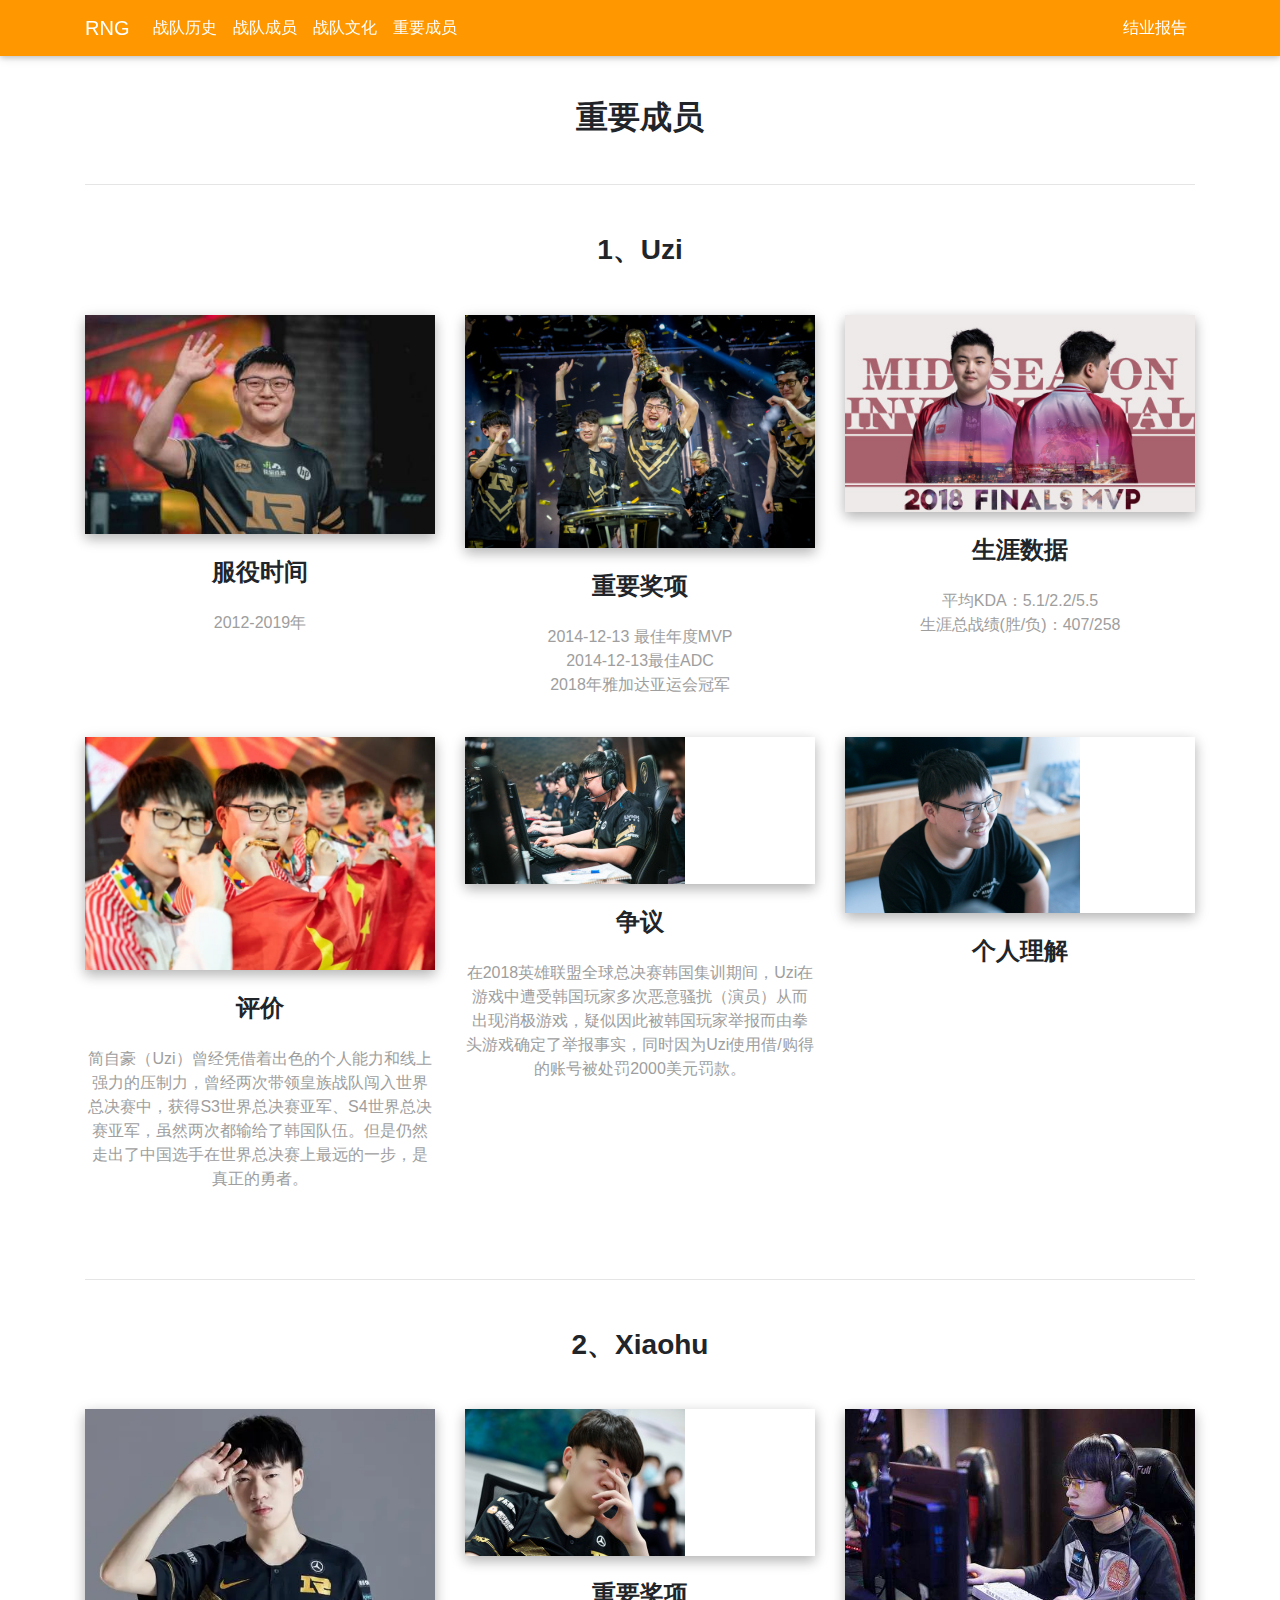
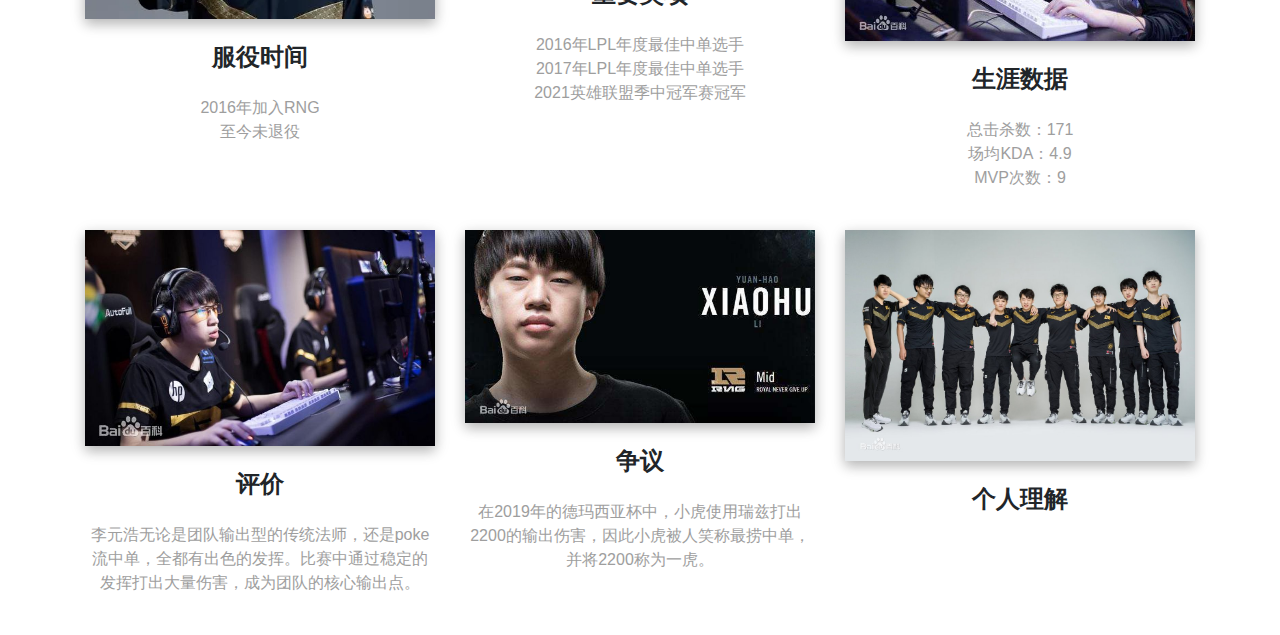
<file: fifth.html>
<!DOCTYPE html>
<html>

<head>
    <meta charset="UTF-8">
    <meta name="viewport" content="width=device-width, initial-scale=1, shrink-to-fit=no">
    <meta http-equiv="x-ua-compatible" content="ie=edge">
    <title>重要成员</title>
    <!-- MDB icon -->
    <link rel="icon" href="img/mdb-favicon.ico" type="image/x-icon">
    <!-- Font Awesome -->
    <link rel="stylesheet" href="https://use.fontawesome.com/releases/v5.11.2/css/all.css">
    <!-- Bootstrap core CSS -->
    <link rel="stylesheet" href="css/bootstrap.min.css">
    <!-- Material Design Bootstrap -->
    <link rel="stylesheet" href="css/mdb.min.css">
</head>

<body>
    <!--Main Navigation-->
    <header>
        <!--Navbar-->
        <nav class="navbar navbar-expand-lg navbar-dark orange fixed-top">

            <div class="container">

                <!-- Navbar brand -->
                <a class="navbar-brand" href="./index.html">RNG</a>

                <!-- Collapse button -->
                <button class="navbar-toggler" type="button" data-toggle="collapse" data-target="#basicExampleNav"
                    aria-controls="basicExampleNav" aria-expanded="false" aria-label="Toggle navigation">
                    <span class="navbar-toggler-icon"></span>
                </button>

                <!-- Collapsible content -->
                <div class="collapse navbar-collapse" id="basicExampleNav">

                    <!-- Links -->
                    <ul class="navbar-nav mr-auto smooth-scroll">
                        <li class="nav-item">
                            <a class="nav-link" href="./second.html">战队历史</a>
                        </li>
                        <li class="nav-item">
                            <a class="nav-link" href="./third.html">战队成员</a>
                        </li>
                        <li class="nav-item">
                            <a class="nav-link" href="./fourth.html">战队文化</a>
                        </li>
                        <li class="nav-item">
                            <a class="nav-link" href="./fifth.html">重要成员</a>
                        </li>
                    </ul>
                    <!-- Links -->
                </div>
                <ul class="navbar-nav nav-flex-icons">
                    <li class="nav-item">
                      <a class="nav-link" href="https://blog.csdn.net/mike6453/article/details/118075742" target="_blank">结业报告</a>
                    </li>
                </ul>
                <!-- Collapsible content -->

            </div>

        </nav>
        <!--/.Navbar-->
    </header>
    <!--Main Navigation-->

    <!--Main layout-->
    <main class="mt-5">

        <div class="container">

            <h2 class="mb-5 font-weight-bold text-center" style="padding-top: 50px;">重要成员</h2>
            <hr class="my-5">

            <!--Section: Examples-->
            <section id="examples" class="text-center">

                <!-- heading -->
                <h3 class="mb-5 font-weight-bold">1、Uzi</h3>

                <!--Grid row-->
                <div class="row">

                    <!--Grid column-->
                    <div class="col-lg-4 col-md-12 mb-4">

                        <div class="view overlay z-depth-1-half">
                            <img src="./img/Uzi1.jpg" class="img-fluid">
                            <a href="#!">
                                <div class="mask rgba-white-slight"></div>
                            </a>
                        </div>

                        <h4 class="my-4 font-weight-bold">服役时间</h4>
                        <p class="grey-text">2012-2019年</p>

                    </div>
                    <!--Grid column-->

                    <!--Grid column-->
                    <div class="col-lg-4 col-md-6 mb-4">

                        <div class="view overlay z-depth-1-half">
                            <img src="./img/Uzi2.jpg" class="img-fluid">
                            <a href="#!">
                                <div class="mask rgba-white-slight"></div>
                            </a>
                        </div>

                        <h4 class="my-4 font-weight-bold">重要奖项</h4>
                        <p class="grey-text">
                            2014-12-13 最佳年度MVP<br />
                            2014-12-13最佳ADC<br />
                            2018年雅加达亚运会冠军<br />
                        </p>

                    </div>
                    <!--Grid column-->

                    <!--Grid column-->
                    <div class="col-lg-4 col-md-6 mb-4">

                        <div class="view overlay z-depth-1-half">
                            <img src="./img/Uzi3.jpg" class="img-fluid">
                            <a href="#!">
                                <div class="mask rgba-white-slight"></div>
                            </a>
                        </div>

                        <h4 class="my-4 font-weight-bold">生涯数据</h4>
                        <p class="grey-text">
                            平均KDA：5.1/2.2/5.5<br />
                            生涯总战绩(胜/负)：407/258<br />
                        </p>

                    </div>
                    <!--Grid column-->

                </div>
                <!--Grid row-->

                <!--Grid row-->
                <div class="row">

                    <!--Grid column-->
                    <div class="col-lg-4 col-md-12 mb-4">

                        <div class="view overlay z-depth-1-half">
                            <img src="./img/Uzi4.jpg" class="img-fluid">
                            <a href="#!">
                                <div class="mask rgba-white-slight"></div>
                            </a>
                        </div>

                        <h4 class="my-4 font-weight-bold">评价</h4>
                        <p class="grey-text">
                            简自豪（Uzi）曾经凭借着出色的个人能力和线上强力的压制力，曾经两次带领皇族战队闯入世界总决赛中，获得S3世界总决赛亚军、S4世界总决赛亚军，虽然两次都输给了韩国队伍。但是仍然走出了中国选手在世界总决赛上最远的一步，是真正的勇者。
                        </p>

                    </div>
                    <!--Grid column-->

                    <!--Grid column-->
                    <div class="col-lg-4 col-md-6 mb-4">

                        <div class="view overlay z-depth-1-half">
                            <img src="./img/Uzi5.jpg" class="img-fluid">
                            <a href="#!">
                                <div class="mask rgba-white-slight"></div>
                            </a>
                        </div>

                        <h4 class="my-4 font-weight-bold">争议</h4>
                        <p class="grey-text">
                            在2018英雄联盟全球总决赛韩国集训期间，Uzi在游戏中遭受韩国玩家多次恶意骚扰（演员）从而出现消极游戏，疑似因此被韩国玩家举报而由拳头游戏确定了举报事实，同时因为Uzi使用借/购得的账号被处罚2000美元罚款。
                        </p>

                    </div>
                    <!--Grid column-->

                    <!--Grid column-->
                    <div class="col-lg-4 col-md-6 mb-4">

                        <div class="view overlay z-depth-1-half">
                            <img src="./img/Uzi6.jpg" class="img-fluid">
                            <a href="#!">
                                <div class="mask rgba-white-slight"></div>
                            </a>
                        </div>

                        <h4 class="my-4 font-weight-bold">个人理解</h4>
                        <p class="grey-text"></p>

                    </div>
                    <!--Grid column-->

                </div>
                <!--Grid row-->

            </section>
            <!--Section: Examples-->

            <hr class="my-5">

            <!--Section: Examples1-->
            <section id="examples" class="text-center">

                <!-- heading -->
                <h3 class="mb-5 font-weight-bold">2、Xiaohu</h3>

                <!--Grid row-->
                <div class="row">

                    <!--Grid column-->
                    <div class="col-lg-4 col-md-12 mb-4">

                        <div class="view overlay z-depth-1-half">
                            <img src="./img/小虎.jpg" class="img-fluid">
                            <a href="#!">
                                <div class="mask rgba-white-slight"></div>
                            </a>
                        </div>

                        <h4 class="my-4 font-weight-bold">服役时间</h4>
                        <p class="grey-text">
                            2016年加入RNG<br />
                            至今未退役
                        </p>

                    </div>
                    <!--Grid column-->

                    <!--Grid column-->
                    <div class="col-lg-4 col-md-6 mb-4">

                        <div class="view overlay z-depth-1-half">
                            <img src="./img/小虎1.jpg" class="img-fluid">
                            <a href="#!">
                                <div class="mask rgba-white-slight"></div>
                            </a>
                        </div>

                        <h4 class="my-4 font-weight-bold">重要奖项</h4>
                        <p class="grey-text">
                            2016年LPL年度最佳中单选手<br />
                            2017年LPL年度最佳中单选手<br />
                            2021英雄联盟季中冠军赛冠军
                        </p>

                    </div>
                    <!--Grid column-->

                    <!--Grid column-->
                    <div class="col-lg-4 col-md-6 mb-4">

                        <div class="view overlay z-depth-1-half">
                            <img src="./img/小虎2.jpg" class="img-fluid">
                            <a href="#!">
                                <div class="mask rgba-white-slight"></div>
                            </a>
                        </div>

                        <h4 class="my-4 font-weight-bold">生涯数据</h4>
                        <p class="grey-text">
                            总击杀数：171<br />
                            场均KDA：4.9<br />
                            MVP次数：9
                        </p>

                    </div>
                    <!--Grid column-->

                </div>
                <!--Grid row-->

                <!--Grid row-->
                <div class="row">

                    <!--Grid column-->
                    <div class="col-lg-4 col-md-12 mb-4">

                        <div class="view overlay z-depth-1-half">
                            <img src="./img/小虎3.jpg" class="img-fluid">
                            <a href="#!">
                                <div class="mask rgba-white-slight"></div>
                            </a>
                        </div>

                        <h4 class="my-4 font-weight-bold">评价</h4>
                        <p class="grey-text">李元浩无论是团队输出型的传统法师，还是poke流中单，全都有出色的发挥。比赛中通过稳定的发挥打出大量伤害，成为团队的核心输出点。</p>

                    </div>
                    <!--Grid column-->

                    <!--Grid column-->
                    <div class="col-lg-4 col-md-6 mb-4">

                        <div class="view overlay z-depth-1-half">
                            <img src="./img/小虎4.jpg" class="img-fluid">
                            <a href="#!">
                                <div class="mask rgba-white-slight"></div>
                            </a>
                        </div>

                        <h4 class="my-4 font-weight-bold">争议</h4>
                        <p class="grey-text">在2019年的德玛西亚杯中，小虎使用瑞兹打出2200的输出伤害，因此小虎被人笑称最捞中单，并将2200称为一虎。</p>

                    </div>
                    <!--Grid column-->

                    <!--Grid column-->
                    <div class="col-lg-4 col-md-6 mb-4">

                        <div class="view overlay z-depth-1-half">
                            <img src="./img/小虎5.jpg" class="img-fluid">
                            <a href="#!">
                                <div class="mask rgba-white-slight"></div>
                            </a>
                        </div>

                        <h4 class="my-4 font-weight-bold">个人理解</h4>
                        <p class="grey-text">

                        </p>

                    </div>
                    <!--Grid column-->

                </div>
                <!--Grid row-->

            </section>
            <!--Section: Examples1-->
        </div>
    </main>
    <!--Main layout-->
</body>
<!-- jQuery -->
<script type="text/javascript" src="js/jquery.min.js"></script>
<!-- Bootstrap tooltips -->
<script type="text/javascript" src="js/popper.min.js"></script>
<!-- Bootstrap core JavaScript -->
<script type="text/javascript" src="js/bootstrap.min.js"></script>

</html>
</file>
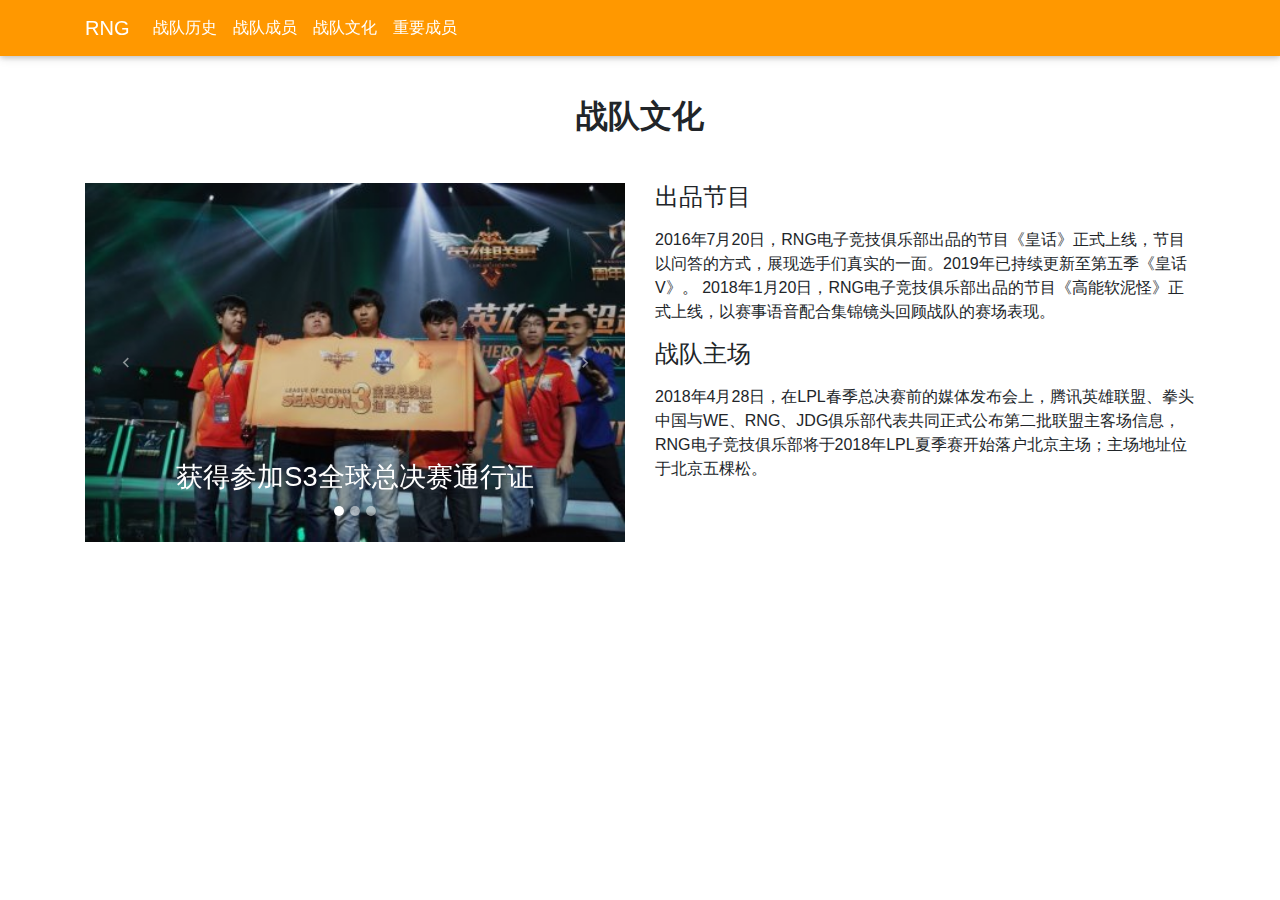
<file: fourth.html>
<!DOCTYPE html>
<html>

<head>
    <meta charset="UTF-8">
    <meta name="viewport" content="width=device-width, initial-scale=1, shrink-to-fit=no">
    <meta http-equiv="x-ua-compatible" content="ie=edge">
    <title>战队文化</title>
    <!-- MDB icon -->
    <link rel="icon" href="img/mdb-favicon.ico" type="image/x-icon">
    <!-- Font Awesome -->
    <link rel="stylesheet" href="https://use.fontawesome.com/releases/v5.11.2/css/all.css">
    <!-- Bootstrap core CSS -->
    <link rel="stylesheet" href="css/bootstrap.min.css">
    <!-- Material Design Bootstrap -->
    <link rel="stylesheet" href="css/mdb.min.css">
    <!-- Your custom styles (optional) -->
</head>

<body>
    <!--Main Navigation-->
    <header>
        <!--Navbar-->
        <nav class="navbar navbar-expand-lg navbar-dark orange fixed-top">

            <div class="container">

                <!-- Navbar brand -->
                <a class="navbar-brand" href="./index.html">RNG</a>

                <!-- Collapse button -->
                <button class="navbar-toggler" type="button" data-toggle="collapse" data-target="#basicExampleNav"
                    aria-controls="basicExampleNav" aria-expanded="false" aria-label="Toggle navigation">
                    <span class="navbar-toggler-icon"></span>
                </button>

                <!-- Collapsible content -->
                <div class="collapse navbar-collapse" id="basicExampleNav">

                    <!-- Links -->
                    <ul class="navbar-nav mr-auto smooth-scroll">
                        <li class="nav-item">
                            <a class="nav-link" href="./second.html">战队历史</a>
                        </li>
                        <li class="nav-item">
                            <a class="nav-link" href="./third.html">战队成员</a>
                        </li>
                        <li class="nav-item">
                            <a class="nav-link" href="./fourth.html">战队文化</a>
                        </li>
                        <li class="nav-item">
                            <a class="nav-link" href="./fifth.html">重要成员</a>
                        </li>
                    </ul>
                    <!-- Links -->
                </div>
                <!-- Collapsible content -->

            </div>

        </nav>
        <!--/.Navbar-->

    </header>
    <!--Main Navigation-->

    <hr class="my-5">

    <!--Section: Gallery-->
    <section id="gallery">
        <div class="container">
            <!-- Heading -->
            <h2 class="mb-5 font-weight-bold text-center">战队文化</h2>

            <!--Grid row-->
            <div class="row">

                <!--Grid column-->
                <div class="col-md-6 mb-4">

                    <!--Carousel Wrapper-->
                    <div id="carousel-example-2" class="carousel slide carousel-fade" data-ride="carousel">
                        <!--Indicators-->
                        <ol class="carousel-indicators">
                            <li data-target="#carousel-example-2" data-slide-to="0" class="active"></li>
                            <li data-target="#carousel-example-2" data-slide-to="1"></li>
                            <li data-target="#carousel-example-2" data-slide-to="2"></li>
                        </ol>
                        <!--/.Indicators-->
                        <!--Slides-->
                        <div class="carousel-inner" role="listbox">
                            <div class="carousel-item active">
                                <div class="view">
                                    <img class="d-block w-100" src="./img/获得参加S3全球总决赛通行证.jpg" alt="First slide">
                                    <div class="mask rgba-black-slight"></div>
                                </div>
                                <div class="carousel-caption">
                                    <h3 class="h3-responsive">获得参加S3全球总决赛通行证</h3>
                                </div>
                            </div>
                            <div class="carousel-item">
                                <!--Mask color-->
                                <div class="view">
                                    <img class="d-block w-100" src="./img/夺得第一个LPL联赛冠军.png" alt="Second slide">
                                    <div class="mask rgba-black-slight"></div>
                                </div>
                                <div class="carousel-caption">
                                    <h3 class="h3-responsive">夺得第一个LPL联赛冠军</h3>
                                </div>
                            </div>
                            <div class="carousel-item">
                                <!--Mask color-->
                                <div class="view">
                                    <img class="d-block w-100" src="./img/季中赛夺冠.jpg" alt="Third slide">
                                    <div class="mask rgba-black-slight"></div>
                                </div>
                                <div class="carousel-caption">
                                    <h3 class="h3-responsive">季中赛夺冠</h3>
                                </div>
                            </div>
                        </div>
                        <!--/.Slides-->
                        <!--Controls-->
                        <a class="carousel-control-prev" href="#carousel-example-2" role="button" data-slide="prev">
                            <span class="carousel-control-prev-icon" aria-hidden="true"></span>
                            <span class="sr-only">Previous</span>
                        </a>
                        <a class="carousel-control-next" href="#carousel-example-2" role="button" data-slide="next">
                            <span class="carousel-control-next-icon" aria-hidden="true"></span>
                            <span class="sr-only">Next</span>
                        </a>
                        <!--/.Controls-->
                    </div>
                    <!--/.Carousel Wrapper-->

                </div>
                <!--Grid column-->

                <!--Grid column-->
                <div class="col-md-6">

                    <!--Excerpt-->
                    <h4 class="mb-3"><strong>出品节目</strong></h4>
                    <p>2016年7月20日，RNG电子竞技俱乐部出品的节目《皇话》正式上线，节目以问答的方式，展现选手们真实的一面。2019年已持续更新至第五季《皇话V》。
                        <pr />
                        2018年1月20日，RNG电子竞技俱乐部出品的节目《高能软泥怪》正式上线，以赛事语音配合集锦镜头回顾战队的赛场表现。
                    </p>
                    <h4 class="mb-3"><strong>战队主场</strong></h4>
                    <p>2018年4月28日，在LPL春季总决赛前的媒体发布会上，腾讯英雄联盟、拳头中国与WE、RNG、JDG俱乐部代表共同正式公布第二批联盟主客场信息，RNG电子竞技俱乐部将于2018年LPL夏季赛开始落户北京主场；主场地址位于北京五棵松。
                    </p>

                </div>
                <!--Grid column-->

            </div>
            <!--Grid row-->
        </div>
    </section>

    <!--Section: Gallery-->


</body>
  <!-- jQuery -->
  <script type="text/javascript" src="js/jquery.min.js"></script>
  <!-- Bootstrap tooltips -->
  <script type="text/javascript" src="js/popper.min.js"></script>
  <!-- Bootstrap core JavaScript -->
  <script type="text/javascript" src="js/bootstrap.min.js"></script>
</html>
</file>
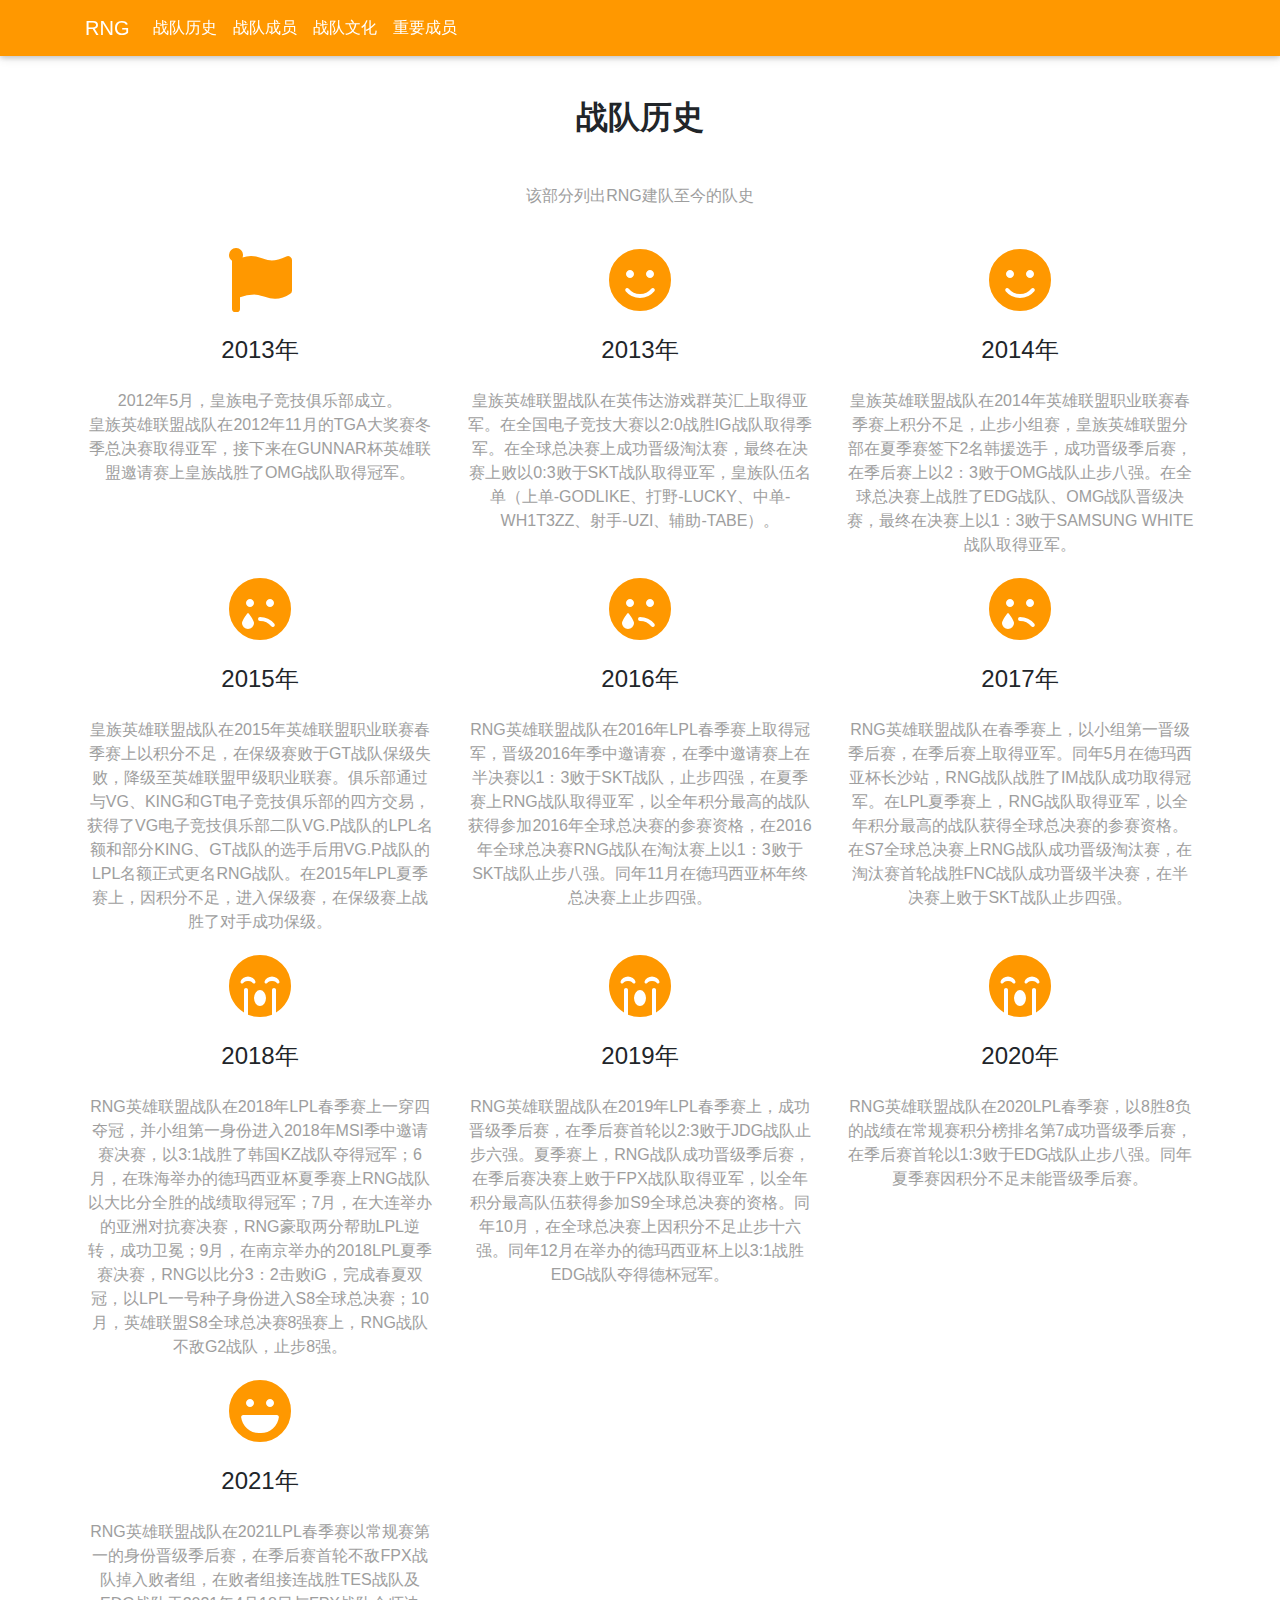
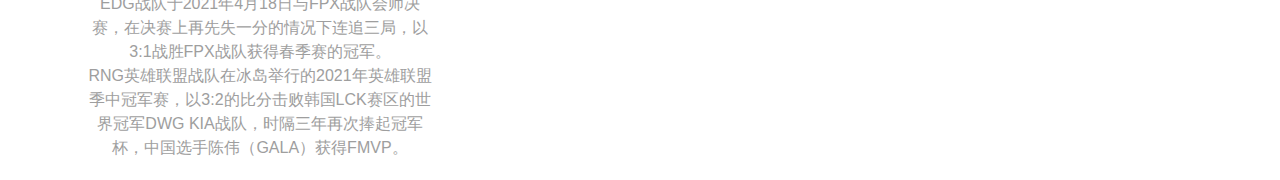
<file: second.html>
<!DOCTYPE html>
<html>

<head>
  <meta charset="UTF-8">
  <meta name="viewport" content="width=device-width, initial-scale=1, shrink-to-fit=no">
  <meta http-equiv="x-ua-compatible" content="ie=edge">
  <title>战队历史</title>
  <!-- MDB icon -->
  <link rel="icon" href="img/mdb-favicon.ico" type="image/x-icon">
  <!-- Font Awesome -->
  <link rel="stylesheet" href="https://use.fontawesome.com/releases/v5.11.2/css/all.css">
  <!-- Bootstrap core CSS -->
  <link rel="stylesheet" href="css/bootstrap.min.css">
  <!-- Material Design Bootstrap -->
  <link rel="stylesheet" href="css/mdb.min.css">
  <!-- Your custom styles (optional) -->
  <!-- <link rel="stylesheet" href="css/style.css"> -->
</head>

<body>
  <!--Main Navigation-->
  <header>
    <!--Navbar-->
    <nav class="navbar navbar-expand-lg navbar-dark orange fixed-top">

      <div class="container">

        <!-- Navbar brand -->
        <a class="navbar-brand" href="./index.html">RNG</a>

        <!-- Collapse button -->
        <button class="navbar-toggler" type="button" data-toggle="collapse" data-target="#basicExampleNav"
          aria-controls="basicExampleNav" aria-expanded="false" aria-label="Toggle navigation">
          <span class="navbar-toggler-icon"></span>
        </button>

        <!-- Collapsible content -->
        <div class="collapse navbar-collapse" id="basicExampleNav">

          <!-- Links -->
          <ul class="navbar-nav mr-auto smooth-scroll">
            <li class="nav-item">
              <a class="nav-link" href="./second.html">战队历史</a>
            </li>
            <li class="nav-item">
              <a class="nav-link" href="./third.html">战队成员</a>
            </li>
            <li class="nav-item">
              <a class="nav-link" href="./fourth.html">战队文化</a>
            </li>
            <li class="nav-item">
              <a class="nav-link" href="./fifth.html">重要成员</a>
            </li>
          </ul>
          <!-- Links -->
        </div>
        <!-- Collapsible content -->

      </div>

    </nav>
    <!--/.Navbar-->
  </header>
  <!--Main Navigation-->

  <!--Main layout-->
  <main class="mt-5">
    <div class="container">

      <!--Section: Best Features-->
      <section id="best-features" class="text-center">

        <!-- Heading -->
        <h2 class="mb-5 font-weight-bold" style="padding-top: 50px;">战队历史</h2>

        <!--Grid row-->
        <div class="row d-flex justify-content-center mb-4">

          <!--Grid column-->
          <div class="col-md-8">

            <!-- Description -->
            <p class="grey-text">该部分列出RNG建队至今的队史</p>

          </div>
          <!--Grid column-->

        </div>
        <!--Grid row-->

        <!--Grid row-->
        <div class="row">

          <!--Grid column-->
          <div class="col-md-4 mb-1">
            <i class="fas fa-flag fa-4x orange-text"></i>
            <h4 class="my-4">2013年</h4>
            <p class="grey-text">2012年5月，皇族电子竞技俱乐部成立。<br/>皇族英雄联盟战队在2012年11月的TGA大奖赛冬季总决赛取得亚军，接下来在GUNNAR杯英雄联盟邀请赛上皇族战胜了OMG战队取得冠军。</p>
          </div>
          <!--Grid column-->

          <!--Grid column-->
          <div class="col-md-4 mb-1">
            <i class="fas fa-smile fa-4x orange-text"></i>
            <h4 class="my-4">2013年</h4>
            <p class="grey-text">皇族英雄联盟战队在英伟达游戏群英汇上取得亚军。在全国电子竞技大赛以2:0战胜IG战队取得季军。在全球总决赛上成功晋级淘汰赛，最终在决赛上败以0:3败于SKT战队取得亚军，皇族队伍名单（上单-GODLIKE、打野-LUCKY、中单-WH1T3ZZ、射手-UZI、辅助-TABE）。</p>
          </div>
          <!--Grid column-->

          <!--Grid column-->
          <div class="col-md-4 mb-1">
            <i class="fas fa-smile fa-4x orange-text"></i>
            <h4 class="my-4">2014年</h4>
            <p class="grey-text">皇族英雄联盟战队在2014年英雄联盟职业联赛春季赛上积分不足，止步小组赛，皇族英雄联盟分部在夏季赛签下2名韩援选手，成功晋级季后赛，在季后赛上以2：3败于OMG战队止步八强。在全球总决赛上战胜了EDG战队、OMG战队晋级决赛，最终在决赛上以1：3败于SAMSUNG WHITE战队取得亚军。</p>
          </div>
          <!--Grid column-->

        </div>
        <!--Grid row-->
        <div class="row">

            <!--Grid column-->
            <div class="col-md-4 mb-1">
              <i class="fas fa-sad-tear fa-4x orange-text"></i>
              <h4 class="my-4">2015年</h4>
              <p class="grey-text">皇族英雄联盟战队在2015年英雄联盟职业联赛春季赛上以积分不足，在保级赛败于GT战队保级失败，降级至英雄联盟甲级职业联赛。俱乐部通过与VG、KING和GT电子竞技俱乐部的四方交易，获得了VG电子竞技俱乐部二队VG.P战队的LPL名额和部分KING、GT战队的选手后用VG.P战队的LPL名额正式更名RNG战队。在2015年LPL夏季赛上，因积分不足，进入保级赛，在保级赛上战胜了对手成功保级。</p>
              </div>
            <!--Grid column-->
  
            <!--Grid column-->
            <div class="col-md-4 mb-1">
              <i class="fas fa-sad-tear fa-4x orange-text"></i>
              <h4 class="my-4">2016年</h4>
              <p class="grey-text">RNG英雄联盟战队在2016年LPL春季赛上取得冠军，晋级2016年季中邀请赛，在季中邀请赛上在半决赛以1：3败于SKT战队，止步四强，在夏季赛上RNG战队取得亚军，以全年积分最高的战队获得参加2016年全球总决赛的参赛资格，在2016年全球总决赛RNG战队在淘汰赛上以1：3败于SKT战队止步八强。同年11月在德玛西亚杯年终总决赛上止步四强。</p>
            </div>
            <!--Grid column-->
  
            <!--Grid column-->
            <div class="col-md-4 mb-1">
              <i class="fas fa-sad-tear fa-4x orange-text"></i>
              <h4 class="my-4">2017年</h4>
              <p class="grey-text">RNG英雄联盟战队在春季赛上，以小组第一晋级季后赛，在季后赛上取得亚军。同年5月在德玛西亚杯长沙站，RNG战队战胜了IM战队成功取得冠军。在LPL夏季赛上，RNG战队取得亚军，以全年积分最高的战队获得全球总决赛的参赛资格。在S7全球总决赛上RNG战队成功晋级淘汰赛，在淘汰赛首轮战胜FNC战队成功晋级半决赛，在半决赛上败于SKT战队止步四强。</p>
            </div>
            <!--Grid column-->
  
          </div>
          <div class="row">

            <!--Grid column-->
            <div class="col-md-4 mb-1">
              <i class="fas fa-sad-cry fa-4x orange-text"></i>
              <h4 class="my-4">2018年</h4>
              <p class="grey-text">RNG英雄联盟战队在2018年LPL春季赛上一穿四夺冠，并小组第一身份进入2018年MSI季中邀请赛决赛，以3:1战胜了韩国KZ战队夺得冠军；6月，在珠海举办的德玛西亚杯夏季赛上RNG战队以大比分全胜的战绩取得冠军；7月，在大连举办的亚洲对抗赛决赛，RNG豪取两分帮助LPL逆转，成功卫冕；9月，在南京举办的2018LPL夏季赛决赛，RNG以比分3：2击败iG，完成春夏双冠，以LPL一号种子身份进入S8全球总决赛；10月，英雄联盟S8全球总决赛8强赛上，RNG战队不敌G2战队，止步8强。</p>
              </div>
            <!--Grid column-->
  
            <!--Grid column-->
            <div class="col-md-4 mb-1">
              <i class="fas fa-sad-cry fa-4x orange-text"></i>
              <h4 class="my-4">2019年</h4>
              <p class="grey-text">RNG英雄联盟战队在2019年LPL春季赛上，成功晋级季后赛，在季后赛首轮以2:3败于JDG战队止步六强。夏季赛上，RNG战队成功晋级季后赛，在季后赛决赛上败于FPX战队取得亚军，以全年积分最高队伍获得参加S9全球总决赛的资格。同年10月，在全球总决赛上因积分不足止步十六强。同年12月在举办的德玛西亚杯上以3:1战胜EDG战队夺得德杯冠军。</p>
            </div>
            <!--Grid column-->
  
            <!--Grid column-->
            <div class="col-md-4 mb-1">
              <i class="fas fa-sad-cry fa-4x orange-text"></i>
              <h4 class="my-4">2020年</h4>
              <p class="grey-text">RNG英雄联盟战队在2020LPL春季赛，以8胜8负的战绩在常规赛积分榜排名第7成功晋级季后赛，在季后赛首轮以1:3败于EDG战队止步八强。同年夏季赛因积分不足未能晋级季后赛。</p>
            </div>
            <!--Grid column-->
  
          </div>
          <div class="row">

            <!--Grid column-->
            <div class="col-md-4 mb-1">
              <i class="fas fa-laugh fa-4x orange-text"></i>
              <h4 class="my-4">2021年</h4>
              <p class="grey-text">RNG英雄联盟战队在2021LPL春季赛以常规赛第一的身份晋级季后赛，在季后赛首轮不敌FPX战队掉入败者组，在败者组接连战胜TES战队及EDG战队于2021年4月18日与FPX战队会师决赛，在决赛上再先失一分的情况下连追三局，以3:1战胜FPX战队获得春季赛的冠军。<br/>RNG英雄联盟战队在冰岛举行的2021年英雄联盟季中冠军赛，以3:2的比分击败韩国LCK赛区的世界冠军DWG KIA战队，时隔三年再次捧起冠军杯，中国选手陈伟（GALA）获得FMVP。</p>
              </div>
            <!--Grid column-->
          </div>

      </section>
      

</body>
  <!-- jQuery -->
  <script type="text/javascript" src="js/jquery.min.js"></script>
  <!-- Bootstrap tooltips -->
  <script type="text/javascript" src="js/popper.min.js"></script>
  <!-- Bootstrap core JavaScript -->
  <script type="text/javascript" src="js/bootstrap.min.js"></script>
</html>
</file>
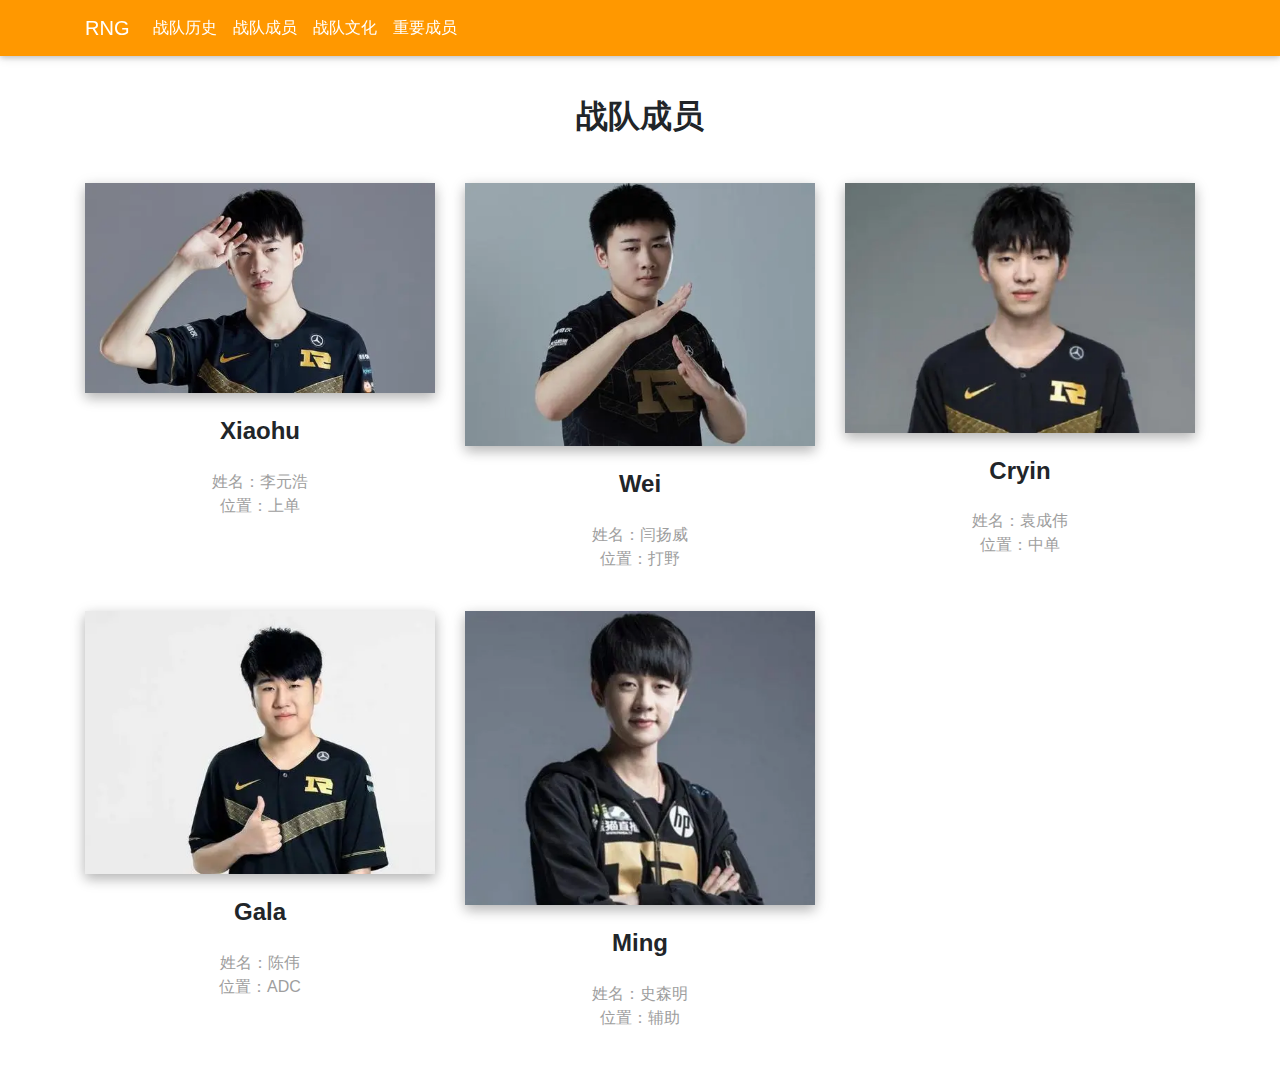
<file: third.html>
<!DOCTYPE html>
<html>

<head>
  <meta charset="UTF-8">
  <meta name="viewport" content="width=device-width, initial-scale=1, shrink-to-fit=no">
  <meta http-equiv="x-ua-compatible" content="ie=edge">
  <title>战队成员</title>
  <!-- MDB icon -->
  <link rel="icon" href="img/mdb-favicon.ico" type="image/x-icon">
  <!-- Font Awesome -->
  <link rel="stylesheet" href="https://use.fontawesome.com/releases/v5.11.2/css/all.css">
  <!-- Bootstrap core CSS -->
  <link rel="stylesheet" href="css/bootstrap.min.css">
  <!-- Material Design Bootstrap -->
  <link rel="stylesheet" href="css/mdb.min.css">
  <!-- Your custom styles (optional) -->
  <link rel="stylesheet" href="css/style1.css">
</head>

<body>
  <!--Main Navigation-->
  <header>
    <!--Navbar-->
    <nav class="navbar navbar-expand-lg navbar-dark orange fixed-top">

      <div class="container">

        <!-- Navbar brand -->
        <a class="navbar-brand" href="./index.html">RNG</a>

        <!-- Collapse button -->
        <button class="navbar-toggler" type="button" data-toggle="collapse" data-target="#basicExampleNav"
          aria-controls="basicExampleNav" aria-expanded="false" aria-label="Toggle navigation">
          <span class="navbar-toggler-icon"></span>
        </button>

        <!-- Collapsible content -->
        <div class="collapse navbar-collapse" id="basicExampleNav">

          <!-- Links -->
          <ul class="navbar-nav mr-auto smooth-scroll">
            <li class="nav-item">
                <a class="nav-link" href="./second.html">战队历史</a>
              </li>
              <li class="nav-item">
                <a class="nav-link" href="./third.html">战队成员</a>
              </li>
              <li class="nav-item">
                <a class="nav-link" href="./fourth.html">战队文化</a>
              </li>
              <li class="nav-item">
                <a class="nav-link" href="./fifth.html">重要成员</a>
              </li>
          </ul>
          <!-- Links -->
        </div>
        <!-- Collapsible content -->

      </div>

    </nav>
    <!--/.Navbar-->
  </header>
  <!--Main Navigation-->

  <!--Main layout-->
  <main class="mt-5">
    <div class="container">

      

      <hr class="my-5">

      <!--Section: Examples-->
      <section id="examples" class="text-center">

        <!-- heading -->
        <h2 class="mb-5 font-weight-bold">战队成员</h2>

        <!--Grid row-->
        <div class="row">

          <!--Grid column-->
          <div class="col-lg-4 col-md-12 mb-4">

            <div class="view overlay z-depth-1-half">
              <img src="./img/小虎.jpg" class="img-fluid">
              <a href="#!">
                <div class="mask rgba-white-slight"></div>
              </a>
            </div>

            <h4 class="my-4 font-weight-bold">Xiaohu</h4>
            <p class="grey-text">姓名：李元浩<br/>位置：上单</p>
          </div>
          <!--Grid column-->

          <!--Grid column-->
          <div class="col-lg-4 col-md-6 mb-4">

            <div class="view overlay z-depth-1-half">
              <img src="./img/Wei.jpg" class="img-fluid">
              <a href="#!">
                <div class="mask rgba-white-slight"></div>
              </a>
            </div>

            <h4 class="my-4 font-weight-bold">Wei</h4>
            <p class="grey-text">姓名：闫扬威<br/>位置：打野</p>

          </div>
          <!--Grid column-->

          <!--Grid column-->
          <div class="col-lg-4 col-md-6 mb-4">

            <div class="view overlay z-depth-1-half">
              <img src="./img/Cryin.jpg" class="img-fluid">
              <a href="#!">
                <div class="mask rgba-white-slight"></div>
              </a>
            </div>

            <h4 class="my-4 font-weight-bold">Cryin</h4>
            <p class="grey-text">姓名：袁成伟<br/>位置：中单</p>

          </div>
          <!--Grid column-->

        </div>
        <!--Grid row-->

        <!--Grid row-->
        <div class="row" >

          <!--Grid column-->
          <div class="col-lg-4 col-md-12 mb-4">

            <div class="view overlay z-depth-1-half">
              <img src="./img/Gala.jpg" class="img-fluid">
              <a href="#!">
                <div class="mask rgba-white-slight"></div>
              </a>
            </div>

            <h4 class="my-4 font-weight-bold">Gala</h4>
            <p class="grey-text">姓名：陈伟<br/>位置：ADC</p>

          </div>
          <!--Grid column-->

          <!--Grid column-->
          <div class="col-lg-4 col-md-6 mb-4">

            <div class="view overlay z-depth-1-half">
              <img src="./img/Ming.jpg" class="img-fluid">
              <a href="#!">
                <div class="mask rgba-white-slight"></div>
              </a>
            </div>

            <h4 class="my-4 font-weight-bold">Ming</h4>
            <p class="grey-text">姓名：史森明<br/>位置：辅助</p>

          </div>
          <!--Grid column-->

          

        </div>
        <!--Grid row-->

      </section>
      <!--Section: Examples-->

      
</body>
  <!-- jQuery -->
  <script type="text/javascript" src="js/jquery.min.js"></script>
  <!-- Bootstrap tooltips -->
  <script type="text/javascript" src="js/popper.min.js"></script>
  <!-- Bootstrap core JavaScript -->
  <script type="text/javascript" src="js/bootstrap.min.js"></script>
</html>
</file>
<file: css/style.css>
html,
body,
header,
#intro {
    height: 100%;
}

#intro {
    background: url("../img/rng.jpg")no-repeat center center fixed;
    -webkit-background-size: cover; /* 针对Chrome, Safari, Edge等浏览器 */
    -moz-background-size: cover;    /* 针对Firefox浏览器 */
    -o-background-size: cover;      /* 针对Operallq */
    background-size: cover;         /* 通用 */
}
</file>
<file: css/style1.css>
tr td,th{

    border:1px solid black;
    width: 100px;
    } 
/*取消table标签中的单元格空白*/
.mt{
     border-collapse:collapse;   
}
</file>
